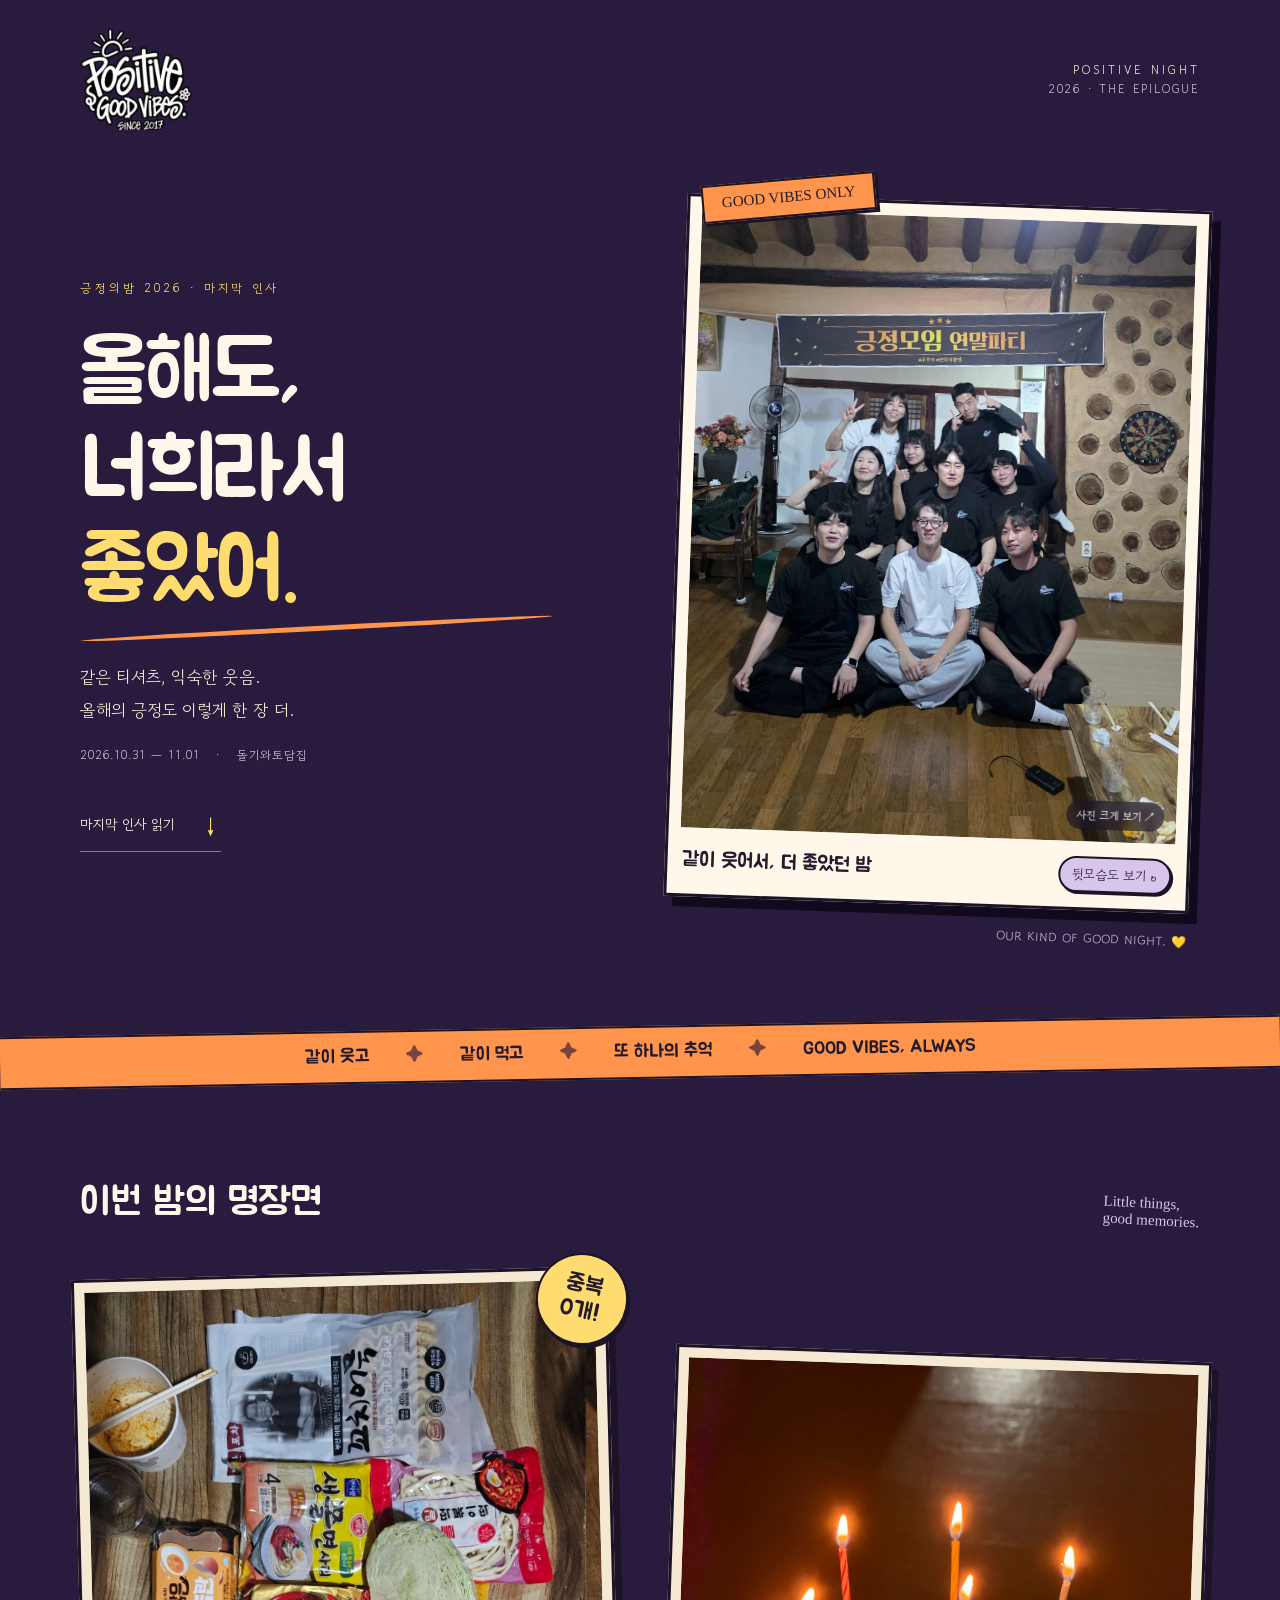
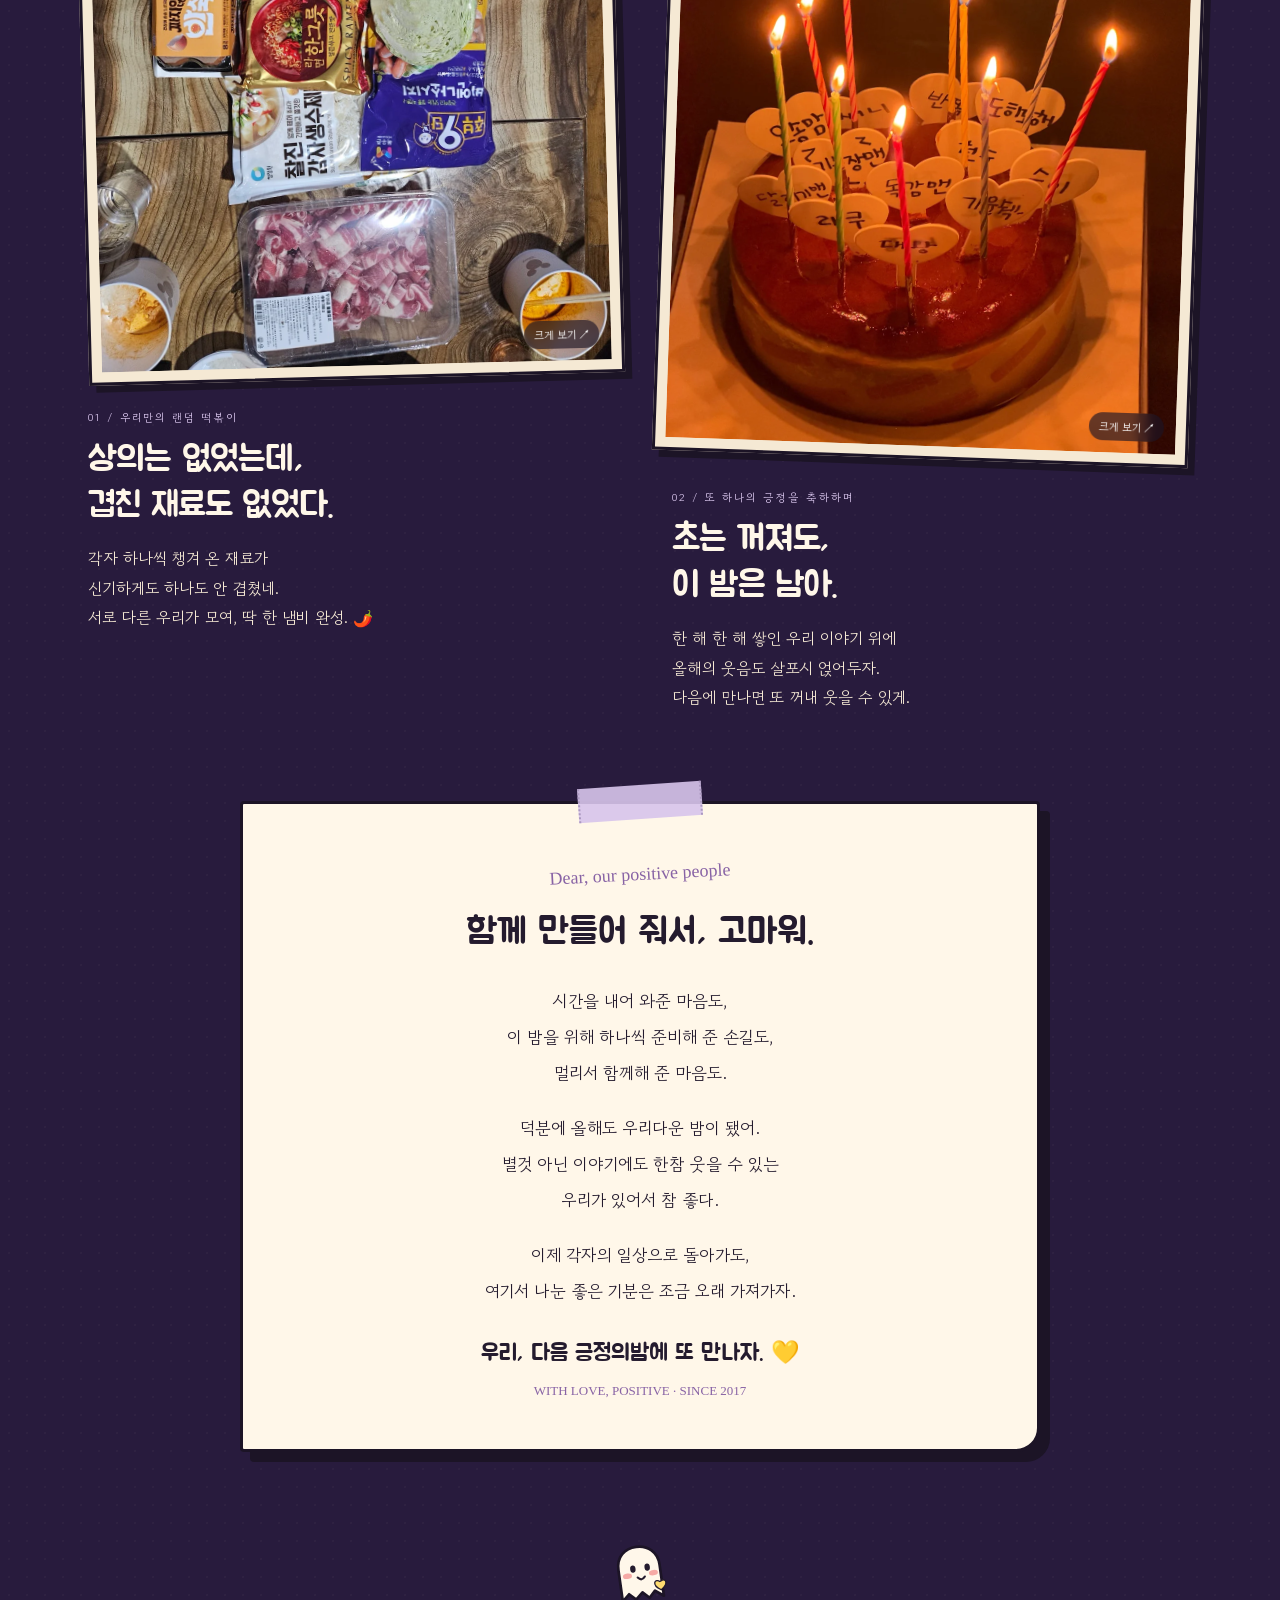
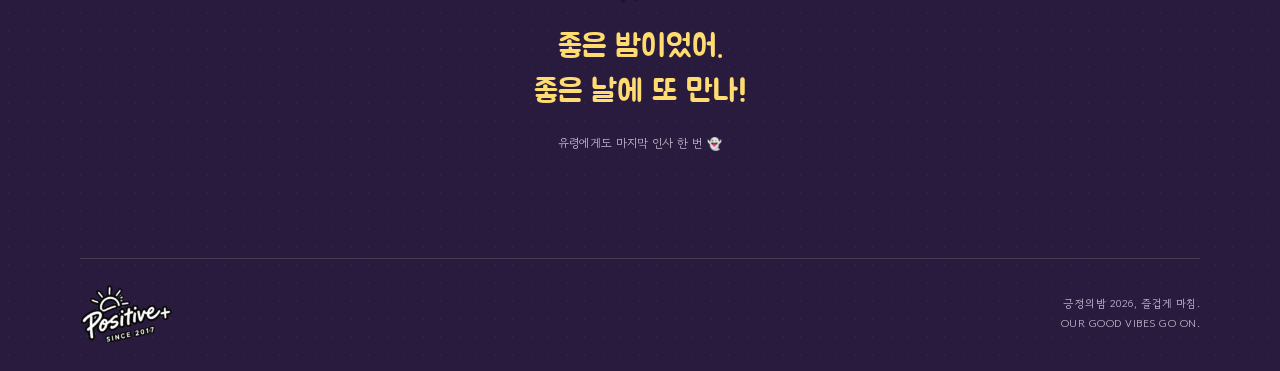
<file: index.html>
<!doctype html>
<html lang="ko">
<head>
<meta charset="utf-8">
<meta name="viewport" content="width=device-width, initial-scale=1, viewport-fit=cover">
<title>올해도, 너희라서 좋았어. — 긍정의밤 2026</title>
<meta name="description" content="같은 티셔츠, 익숙한 웃음. 재료 하나도 안 겹친 떡볶이까지! 함께 만들어 준 긍정의밤 2026, 고마워. 우리 다음 긍정의밤에 또 만나자.">
<meta name="theme-color" content="#281B3D">
<meta property="og:type" content="website">
<meta property="og:site_name" content="긍정의밤 2026">
<meta property="og:title" content="올해도, 너희라서 좋았어. 💛">
<meta property="og:description" content="중복 재료 0개였던 떡볶이부터 우리의 단체사진까지. 긍정의밤 2026, 마지막 인사.">
<meta property="og:url" content="https://ohead-yonsei.github.io/positive2026/">
<meta property="og:image" content="https://ohead-yonsei.github.io/positive2026/ending-share.png">
<meta property="og:image:width" content="1200">
<meta property="og:image:height" content="630">
<meta property="og:image:alt" content="올해도 너희라서 좋았어, 긍정의밤 2026의 케이크와 마지막 인사">
<meta property="og:locale" content="ko_KR">
<meta name="twitter:card" content="summary_large_image">
<link rel="icon" href="data:image/svg+xml,%3Csvg xmlns='http://www.w3.org/2000/svg' viewBox='0 0 100 100'%3E%3Ctext y='.9em' font-size='90'%3E%F0%9F%92%9B%3C/text%3E%3C/svg%3E">
<link rel="preconnect" href="https://fonts.googleapis.com">
<link rel="preconnect" href="https://fonts.gstatic.com" crossorigin>
<link href="https://fonts.googleapis.com/css2?family=Jua&family=Permanent+Marker&family=Gowun+Dodum&display=swap" rel="stylesheet">
<style>
:root{color-scheme:dark;--night:#281B3D;--ink:#241B2E;--paper:#FFF7E9;--cream:#F5E9D4;--orange:#FF954D;--yellow:#FFDC70;--lavender:#D8C5EC;--soft:#CABCD4;--line:#1C1426;--display:'Jua','Apple SD Gothic Neo',sans-serif;--body:'Gowun Dodum','Apple SD Gothic Neo',sans-serif;--marker:'Permanent Marker',cursive}
*{box-sizing:border-box}html{scroll-behavior:smooth}body{margin:0;background:var(--night);color:var(--paper);font:16px/1.85 var(--body);overflow-x:hidden;background-image:radial-gradient(#F5E9D408 .9px,transparent .9px);background-size:18px 18px}button,a{-webkit-tap-highlight-color:transparent}button{font:inherit;cursor:pointer}a{color:inherit}button:focus-visible,a:focus-visible{outline:3px solid var(--yellow);outline-offset:6px}[hidden]{display:none!important}img{display:block;max-width:100%;height:auto}p,h1,h2,h3,figure{margin:0}button{color:inherit}::selection{background:var(--yellow);color:var(--ink)}.wrap{width:min(1120px,calc(100% - 80px));margin-inline:auto}.top{display:flex;justify-content:space-between;align-items:center;padding:28px 0 10px}.top-logo{width:112px;height:auto}.edition{font:12px/1.6 var(--body);text-align:right;letter-spacing:1.8px;color:var(--soft)}.edition b{display:block;color:var(--cream);font-weight:400;letter-spacing:3px}.hero{display:grid;grid-template-columns:1fr 1fr;align-items:center;gap:70px;padding:48px 0 84px}.eyebrow{font:12px var(--body);letter-spacing:3px;margin-bottom:28px;color:var(--yellow)}h1{font:clamp(54px,6.7vw,86px)/1.16 var(--display);letter-spacing:-2.5px;word-break:keep-all}h1 em{font-style:normal;color:var(--yellow);position:relative;white-space:nowrap}h1 em:after{content:'';height:5px;background:var(--orange);border-radius:50%;display:block;width:90%;transform:rotate(-3deg);margin-top:4px}.intro{margin-top:30px;color:var(--cream);font-size:17px;line-height:1.9;word-break:keep-all}.date{margin-top:18px;font-size:12px;letter-spacing:1px;color:var(--soft)}.letter-link{display:inline-flex;gap:26px;align-items:center;margin-top:34px;text-decoration:none;border-bottom:1px solid #FFF7E96B;padding:5px 0;font-size:14px}.letter-link span{font-size:22px;color:var(--yellow)}.hero-photo{position:relative;transform:rotate(2deg);padding-top:14px}.hero-photo:before{content:'GOOD VIBES ONLY';position:absolute;z-index:2;left:14px;top:-4px;background:var(--orange);color:var(--ink);border:2px solid var(--line);padding:4px 18px;font:15px/1.7 var(--marker);transform:rotate(-7deg);box-shadow:3px 3px 0 var(--line)}.polaroid{background:var(--paper);border:3px solid var(--line);padding:12px 12px 0;box-shadow:9px 10px 0 #110A1D;color:var(--ink)}.photo-button{padding:0;border:0;background:none;display:block;width:100%;position:relative;overflow:hidden}.group-image{width:100%;aspect-ratio:4/5;object-fit:cover;object-position:center bottom}.zoom-hint{position:absolute;bottom:12px;right:12px;font-size:11px;border-radius:30px;padding:4px 10px;background:#1C1426A6;color:white;backdrop-filter:blur(5px)}.photo-bottom{display:flex;justify-content:space-between;align-items:center;gap:10px;min-height:66px;padding:12px 3px}.photo-caption{font:20px var(--display)}.flip{border:2px solid var(--line);background:var(--lavender);color:var(--ink);padding:6px 12px;border-radius:30px;font:13px/1.5 var(--body);box-shadow:2px 2px 0 var(--line);white-space:nowrap}.photo-credit{font:12px/1.6 var(--body);letter-spacing:1px;margin-top:18px;text-align:right;color:var(--soft)}.ticker{border-block:2px solid var(--line);background:var(--orange);color:var(--ink);padding:13px 20px;display:flex;justify-content:center;gap:36px;flex-wrap:wrap;transform:rotate(-1deg);font:18px var(--display)}.ticker .star{color:#78433E}.memories{padding:100px 0 88px}.section-top{display:flex;align-items:end;justify-content:space-between;margin-bottom:44px;gap:20px}.section-top h2{font:38px/1.3 var(--display);word-break:keep-all}.section-top p{font:15px var(--marker);color:var(--lavender);transform:rotate(3deg)}.memory-grid{display:grid;grid-template-columns:1fr 1fr;gap:48px}.memory{position:relative}.memory:nth-child(2){padding-top:80px}.memory-photo{border:3px solid var(--line);padding:10px;background:var(--cream);box-shadow:7px 7px 0 var(--line);transform:rotate(-1.5deg)}.memory:nth-child(2) .memory-photo{transform:rotate(2deg)}.memory-photo img{width:100%;aspect-ratio:3/4;object-fit:cover}.memory-stamp{position:absolute;top:-20px;right:-12px;z-index:2;background:var(--yellow);color:var(--ink);border:2px solid var(--line);border-radius:50%;width:92px;height:92px;display:flex;align-items:center;justify-content:center;text-align:center;font:23px/1.15 var(--display);transform:rotate(12deg);box-shadow:3px 3px 0 var(--line)}.memory-copy{padding:30px 8px 0}.memory-number{font:11px var(--body);letter-spacing:2px;color:var(--lavender);margin-bottom:12px}.memory h3{font:35px/1.32 var(--display);letter-spacing:-.8px;margin-bottom:15px}.memory-copy p:last-child{font-size:16px;color:var(--cream);word-break:keep-all}.letter-wrap{padding:0 0 90px}.letter{position:relative;background:var(--paper);color:var(--ink);width:min(800px,100%);margin:auto;padding:60px 56px 50px;border:3px solid var(--line);border-radius:4px 4px 24px 4px;box-shadow:10px 10px 0 var(--line);text-align:center;scroll-margin-top:28px}.letter:before{content:'';position:absolute;top:-19px;left:50%;width:120px;height:34px;background:#D8C5ECE6;transform:translateX(-50%) rotate(-4deg);border-inline:2px dotted #AC99C1}.letter-kicker{font:18px var(--marker);color:#8863A5;transform:rotate(-3deg);margin-bottom:22px}.letter h2{font:36px/1.4 var(--display);margin-bottom:26px}.letter p:not(.letter-kicker):not(.sign){font-size:17px;line-height:2.1;word-break:keep-all;margin-top:20px}.letter .sign{font:23px/1.5 var(--display);margin-top:28px}.letter .sign span{font:13px var(--marker);display:block;margin-top:12px;color:#8863A5}.outro{text-align:center;padding:0 20px 46px}.goodbye{padding:0;background:none;border:0;display:inline-flex;flex-direction:column;align-items:center;gap:18px}.goodbye svg{width:58px;height:65px;transform:rotate(-8deg);transition:transform .2s}.goodbye:hover svg{transform:rotate(9deg) translateY(-4px)}.goodbye strong{font:31px/1.45 var(--display);color:var(--yellow)}.goodbye small{font:12px/1.6 var(--body);color:var(--soft)}#goodbye-message{min-height:40px;font:16px/1.6 var(--display);margin:20px 0 0;color:var(--cream)}.footer{padding:26px 0 max(28px,env(safe-area-inset-bottom));border-top:1px solid #FFF7E926;display:flex;align-items:center;justify-content:space-between;gap:20px}.footer img{width:92px;height:auto}.footer p{font-size:11px;line-height:1.8;color:var(--soft);text-align:right;letter-spacing:.5px}.photo-dialog{border:0;background:#17101F;color:var(--paper);padding:0;border-radius:16px;width:min(920px,calc(100% - 24px));max-height:calc(100dvh - 24px);box-shadow:0 20px 90px #0008}.photo-dialog::backdrop{background:#130A20EB}.dialog-head{display:flex;justify-content:space-between;align-items:center;gap:16px;padding:12px 16px}.dialog-head p{font:18px var(--display)}.dialog-close{background:var(--cream);color:var(--ink);border:0;border-radius:50%;width:38px;height:38px;font:24px/1 var(--body)}.photo-dialog img{width:100%;max-height:calc(100dvh - 104px);object-fit:contain}.photo-dialog a{font-size:12px;color:var(--cream)}.spark{position:fixed;left:var(--x);top:var(--y);pointer-events:none;z-index:20;font-size:var(--s);animation:float-heart 1.6s ease-out forwards}@keyframes float-heart{to{transform:translate(var(--dx),-160px) rotate(var(--r));opacity:0}}.sr-only{position:absolute;width:1px;height:1px;padding:0;margin:-1px;overflow:hidden;clip:rect(0,0,0,0);white-space:nowrap;border:0}noscript figure{margin-top:28px}
@media(min-width:1440px){.hero{gap:100px;padding-top:65px}}@media(max-width:760px){.wrap{width:calc(100% - 40px)}.top{padding:22px 0 5px}.top-logo{width:85px}.edition{font-size:10px;letter-spacing:1px}.edition b{letter-spacing:2px}.hero{grid-template-columns:1fr;gap:40px;padding:42px 0 55px}.hero-text{padding-inline:8px}.eyebrow{font-size:11px;margin-bottom:22px;letter-spacing:2px}h1{font-size:clamp(52px,12vw,76px);line-height:1.17;letter-spacing:-2px}h1 br:nth-child(2){display:none}h1 em{display:inline-block}.intro{font-size:15px;margin-top:25px}.date{font-size:11px;margin-top:15px}.letter-link{margin-top:20px;font-size:13px}.hero-photo{width:calc(100% - 16px);margin:0 auto;transform:rotate(1.5deg)}.photo-caption{font-size:18px}.flip{font-size:12px;padding:6px 10px}.polaroid{padding:9px 9px 0;box-shadow:6px 7px 0 var(--line)}.photo-bottom{min-height:60px}.hero-photo:before{font-size:13px;left:8px}.photo-credit{font-size:10px;margin-top:14px}.ticker{font-size:15px;gap:10px 17px;padding:13px 10px}.ticker .optional{display:none}.memories{padding:64px 0 66px}.section-top{margin-bottom:34px;align-items:center}.section-top h2{font-size:29px}.section-top p{font-size:12px;max-width:85px;text-align:right}.memory-grid{gap:40px;grid-template-columns:1fr}.memory{padding-inline:10px}.memory:nth-child(2){padding-top:0}.memory-photo{padding:8px}.memory-photo img{aspect-ratio:3/4}.memory-stamp{right:2px;width:76px;height:76px;font-size:20px}.memory-copy{padding:27px 3px 0}.memory h3{font-size:32px}.memory-copy p:last-child{font-size:15px}.memory-number{font-size:10px}.letter-wrap{padding-bottom:58px}.letter{padding:43px 20px 36px;box-shadow:6px 7px 0 var(--line)}.letter-kicker{font-size:16px;margin-bottom:20px}.letter h2{font-size:27px;margin-bottom:22px}.letter p:not(.letter-kicker):not(.sign){font-size:14px;line-height:2}.letter .sign{font-size:22px}.goodbye strong{font-size:27px}.footer img{width:75px}.footer p{font-size:10px}.outro{padding-bottom:24px}}
@media(prefers-reduced-motion:reduce){html{scroll-behavior:auto}*,*:before,*:after{animation:none!important;transition:none!important}.spark{display:none}}
</style>
</head>
<body>
<header class="top wrap">
  <img class="top-logo" src="ending-logo.webp" alt="Positive Good Vibes since 2017" width="533" height="487">
  <p class="edition"><b>POSITIVE NIGHT</b>2026 · THE EPILOGUE</p>
</header>
<main>
  <section class="hero wrap" aria-labelledby="ending-title">
    <div class="hero-text">
      <p class="eyebrow">긍정의밤 2026 · 마지막 인사</p>
      <h1 id="ending-title">올해도,<br>너희라서<br> <em>좋았어.</em></h1>
      <p class="intro">같은 티셔츠, 익숙한 웃음.<br>올해의 긍정도 이렇게 한 장 더.</p>
      <p class="date">2026.10.31 — 11.01 &nbsp; · &nbsp; 돌기와토담집</p>
      <a class="letter-link" href="#letter">마지막 인사 읽기 <span aria-hidden="true">↓</span></a>
    </div>
    <div class="hero-photo">
      <figure class="polaroid">
        <button class="photo-button" id="group-open" type="button" data-photo="ending-front.webp" data-title="같이 웃어서, 더 좋았던 밤" aria-label="단체사진 크게 보기" aria-haspopup="dialog" aria-controls="photo-dialog">
          <img id="group-image" class="group-image" src="ending-front.webp" width="1126" height="2000" alt="긍정모임 현수막 아래에서 단체티를 입고 함께 웃는 친구들" fetchpriority="high">
          <span class="zoom-hint" aria-hidden="true">사진 크게 보기 ↗</span>
        </button>
        <figcaption class="photo-bottom"><span class="photo-caption" id="group-caption">같이 웃어서, 더 좋았던 밤</span><button class="flip" id="group-flip" type="button" aria-label="단체사진 뒷모습 보기" aria-pressed="false" hidden>뒷모습도 보기 ↻</button></figcaption>
      </figure>
      <p class="photo-credit">OUR KIND OF GOOD NIGHT. 💛</p>
      <noscript><figure class="polaroid"><img src="ending-back.webp" alt="Positive Good Vibes 단체티의 뒷모습을 함께 보여주는 친구들" loading="lazy"><figcaption class="photo-bottom">등에 새긴 우리의 긍정</figcaption></figure></noscript>
    </div>
  </section>
  <div class="ticker" aria-label="같이 웃고, 같이 먹고, 또 하나의 추억">
    <span>같이 웃고</span><span class="star" aria-hidden="true">✦</span><span>같이 먹고</span><span class="star" aria-hidden="true">✦</span><span>또 하나의 추억</span><span class="star optional" aria-hidden="true">✦</span><span class="optional">GOOD VIBES, ALWAYS</span>
  </div>
  <section class="memories wrap" aria-labelledby="memory-heading">
    <div class="section-top"><h2 id="memory-heading">이번 밤의 명장면</h2><p>Little things,<br>good memories.</p></div>
    <div class="memory-grid">
      <article class="memory">
        <span class="memory-stamp">중복<br>0개!</span>
        <div class="memory-photo"><button type="button" class="photo-button" data-photo="ending-ingredients.webp" data-title="상의 없이 모였는데, 중복 재료 0개!" aria-label="랜덤 떡볶이 재료 사진 크게 보기" aria-haspopup="dialog" aria-controls="photo-dialog"><img src="ending-ingredients.webp" width="1050" height="1400" alt="친구들이 하나씩 가져온 어묵, 면, 달걀, 양배추 등 서로 겹치지 않은 떡볶이 재료들" loading="lazy" decoding="async"><span class="zoom-hint" aria-hidden="true">크게 보기 ↗</span></button></div>
        <div class="memory-copy"><p class="memory-number">01 / 우리만의 랜덤 떡볶이</p><h3>상의는 없었는데,<br>겹친 재료도 없었다.</h3><p>각자 하나씩 챙겨 온 재료가<br>신기하게도 하나도 안 겹쳤네.<br>서로 다른 우리가 모여, 딱 한 냄비 완성. 🌶️</p></div>
      </article>
      <article class="memory">
        <div class="memory-photo"><button type="button" class="photo-button" data-photo="ending-cake.webp" data-title="또 하나의 긍정을 축하하며" aria-label="촛불을 켠 케이크 사진 크게 보기" aria-haspopup="dialog" aria-controls="photo-dialog"><img src="ending-cake.webp" width="1081" height="1440" alt="작은 하트 장식과 여러 개의 촛불이 빛나는 긍정의밤 케이크" loading="lazy" decoding="async"><span class="zoom-hint" aria-hidden="true">크게 보기 ↗</span></button></div>
        <div class="memory-copy"><p class="memory-number">02 / 또 하나의 긍정을 축하하며</p><h3>초는 꺼져도,<br>이 밤은 남아.</h3><p>한 해 한 해 쌓인 우리 이야기 위에<br>올해의 웃음도 살포시 얹어두자.<br>다음에 만나면 또 꺼내 웃을 수 있게.</p></div>
      </article>
    </div>
  </section>
  <section class="letter-wrap wrap" aria-labelledby="letter-heading">
    <div class="letter" id="letter">
      <p class="letter-kicker">Dear, our positive people</p>
      <h2 id="letter-heading">함께 만들어 줘서, 고마워.</h2>
      <p>시간을 내어 와준 마음도,<br>이 밤을 위해 하나씩 준비해 준 손길도,<br>멀리서 함께해 준 마음도.</p>
      <p>덕분에 올해도 우리다운 밤이 됐어.<br>별것 아닌 이야기에도 한참 웃을 수 있는<br>우리가 있어서 참 좋다.</p>
      <p>이제 각자의 일상으로 돌아가도,<br>여기서 나눈 좋은 기분은 조금 오래 가져가자.</p>
      <p class="sign">우리, 다음 긍정의밤에 또 만나자. 💛<span>WITH LOVE, POSITIVE · SINCE 2017</span></p>
    </div>
  </section>
  <div class="outro">
    <button class="goodbye" id="goodbye" type="button" aria-label="작별 인사에 하트 보내기" hidden>
      <svg viewBox="0 0 64 72" aria-hidden="true"><path d="M9 63V28C9 13 19 5 32 5s23 9 23 23v35l-9-7-7 7-7-7-8 7-7-7z" fill="#FFF7EA" stroke="#1C1426" stroke-width="3" stroke-linejoin="round"/><ellipse cx="25" cy="29" rx="3" ry="4" fill="#241B2E"/><ellipse cx="41" cy="29" rx="3" ry="4" fill="#241B2E"/><path d="M29 39q4 5 8 0" fill="none" stroke="#241B2E" stroke-width="2.4" stroke-linecap="round"/><ellipse cx="18" cy="36" rx="5" ry="3" fill="#F6AAA6"/><ellipse cx="47" cy="36" rx="5" ry="3" fill="#F6AAA6"/><path d="M53 47c-5-5-11 2 0 9 11-7 5-14 0-9" fill="#FFDC70" stroke="#241B2E" stroke-width="1.5"/></svg>
      <strong>좋은 밤이었어.<br>좋은 날에 또 만나!</strong><small>유령에게도 마지막 인사 한 번 👻</small>
    </button>
    <noscript><p>좋은 밤이었어. 좋은 날에 또 만나! 💛</p></noscript>
    <p id="goodbye-message" role="status" aria-live="polite"></p>
  </div>
</main>
<footer class="footer wrap"><img src="ending-positive.webp" alt="Positive+ since 2017" width="318" height="200" loading="lazy"><p>긍정의밤 2026, 즐겁게 마침.<br>OUR GOOD VIBES GO ON.</p></footer>
<dialog id="photo-dialog" class="photo-dialog" aria-labelledby="photo-title"><div class="dialog-head"><div><p id="photo-title"></p><a id="photo-download" href="ending-front.webp" download>사진 저장 ↗</a></div><button class="dialog-close" id="photo-close" type="button" aria-label="사진 닫기">×</button></div><img id="photo-full" alt=""></dialog>
<script>
(() => {
'use strict';
const $=id=>document.getElementById(id),dialog=$('photo-dialog'),group=$('group-image'),flip=$('group-flip');
let back=false,lastFocus=null,hearts=0;
flip.hidden=false;$('goodbye').hidden=false;
flip.addEventListener('click',()=>{
  back=!back;
  group.src=back?'ending-back.webp':'ending-front.webp';
  group.alt=back?'Positive Good Vibes 단체티의 뒷모습을 함께 보여주는 친구들':'긍정모임 현수막 아래에서 단체티를 입고 함께 웃는 친구들';
  $('group-caption').textContent=back?'등에 새긴 우리의 긍정':'같이 웃어서, 더 좋았던 밤';
  flip.textContent=back?'앞모습도 보기 ↻':'뒷모습도 보기 ↻';flip.setAttribute('aria-pressed',String(back));flip.setAttribute('aria-label',back?'단체사진 앞모습 보기':'단체사진 뒷모습 보기');
  $('group-open').dataset.photo=group.getAttribute('src');$('group-open').dataset.title=$('group-caption').textContent;
});
document.querySelectorAll('[data-photo]').forEach(button=>button.addEventListener('click',()=>{
  if(typeof dialog.showModal!=='function'){window.open(button.dataset.photo,'_blank','noopener');return}
  lastFocus=button;$('photo-full').src=button.dataset.photo;$('photo-full').alt=button.querySelector('img').alt;
  $('photo-title').textContent=button.dataset.title;$('photo-download').href=button.dataset.photo;
  dialog.showModal();document.body.style.overflow='hidden';$('photo-close').focus();
}));
$('photo-close').addEventListener('click',()=>dialog.close());
dialog.addEventListener('click',e=>{if(e.target!==dialog)return;const r=dialog.getBoundingClientRect();if(e.clientX<r.left||e.clientX>r.right||e.clientY<r.top||e.clientY>r.bottom)dialog.close()});
dialog.addEventListener('close',()=>{document.body.style.overflow='';lastFocus?.focus({preventScroll:true})});
const messages=['Boo… 아니, Bye! 올해도 고마웠어 💛','떡볶이 재료는 안 겹쳐도, 좋은 추억은 겹겹이!','우리의 긍정은 다음에도 계속돼. ✨','각자의 일상에서도, 좋은 기분 오래오래 💛'];
$('goodbye').addEventListener('click',()=>{
  $('goodbye-message').textContent=messages[hearts++%messages.length];
  if(matchMedia('(prefers-reduced-motion: reduce)').matches)return;
  const r=$('goodbye').getBoundingClientRect();
  for(let i=0;i<7;i++){
    const heart=document.createElement('span');heart.className='spark';heart.textContent=['💛','✦','💜'][i%3];heart.setAttribute('aria-hidden','true');
    heart.style.cssText=`--x:${r.left+r.width/2}px;--y:${r.top+25}px;--dx:${(i-3)*32}px;--r:${(i-3)*15}deg;--s:${15+Math.random()*10}px`;
    document.body.append(heart);heart.addEventListener('animationend',()=>heart.remove(),{once:true});setTimeout(()=>heart.remove(),1800);
  }
});
})();
</script>
</body>
</html>
</file>
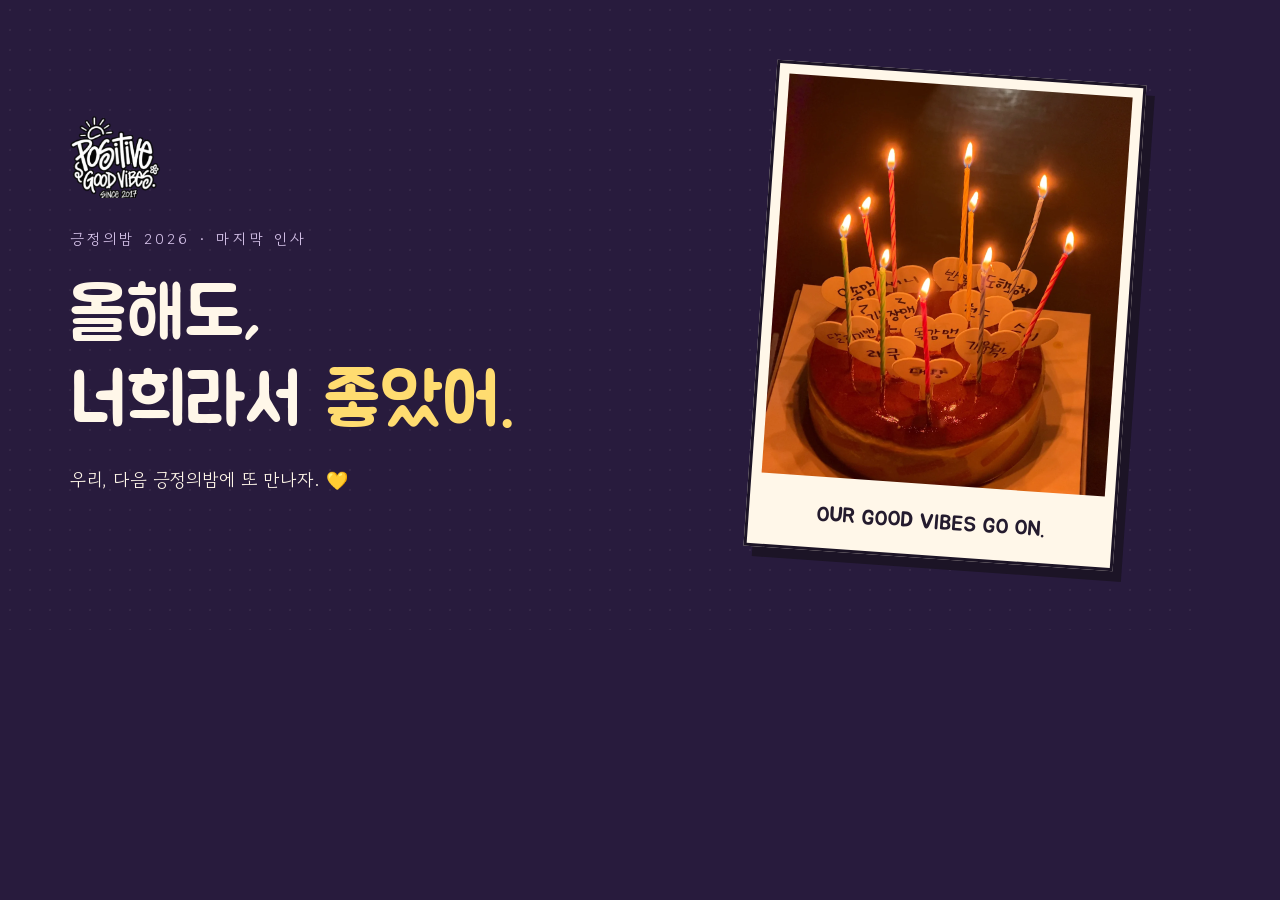
<file: og.html>
<!doctype html><html lang="ko"><head><meta charset="utf-8"><title>긍정의밤 엔딩 공유 이미지</title><link href="https://fonts.googleapis.com/css2?family=Jua&family=Gowun+Dodum&display=swap" rel="stylesheet"><style>*{box-sizing:border-box}body{margin:0;width:1200px;height:630px;background:#281B3D;color:#FFF7E9;overflow:hidden;font-family:'Gowun Dodum',sans-serif}.layout{display:flex;align-items:center;gap:60px;padding:48px 70px;height:100%;background-image:radial-gradient(#F5E9D410 1px,transparent 1px);background-size:20px 20px}.text{flex:1}.logo{width:90px;height:82px;object-fit:contain}.eyebrow{font-size:15px;letter-spacing:3px;color:#D8C5EC;margin:22px 0 20px}h1{font:72px/1.2 'Jua',sans-serif;margin:0}h1 span{color:#FFDC70}p{font-size:18px;line-height:1.8}.photo{width:370px;transform:rotate(4deg);border:3px solid #1C1426;background:#FFF7E9;padding:10px 10px 20px;box-shadow:9px 10px 0 #1C1426}.photo img{width:100%;height:400px;object-fit:cover;object-position:center 60%}.photo p{font:21px 'Jua';color:#241B2E;text-align:center;margin:20px 0 0}</style></head><body><div class="layout"><div class="text"><img class="logo" src="ending-logo.webp" alt="Positive Good Vibes"><p class="eyebrow">긍정의밤 2026 · 마지막 인사</p><h1>올해도,<br>너희라서 <span>좋았어.</span></h1><p>우리, 다음 긍정의밤에 또 만나자. 💛</p></div><div class="photo"><img src="ending-cake.webp" alt="촛불을 켠 케이크"><p>OUR GOOD VIBES GO ON.</p></div></div></body></html>
</file>
